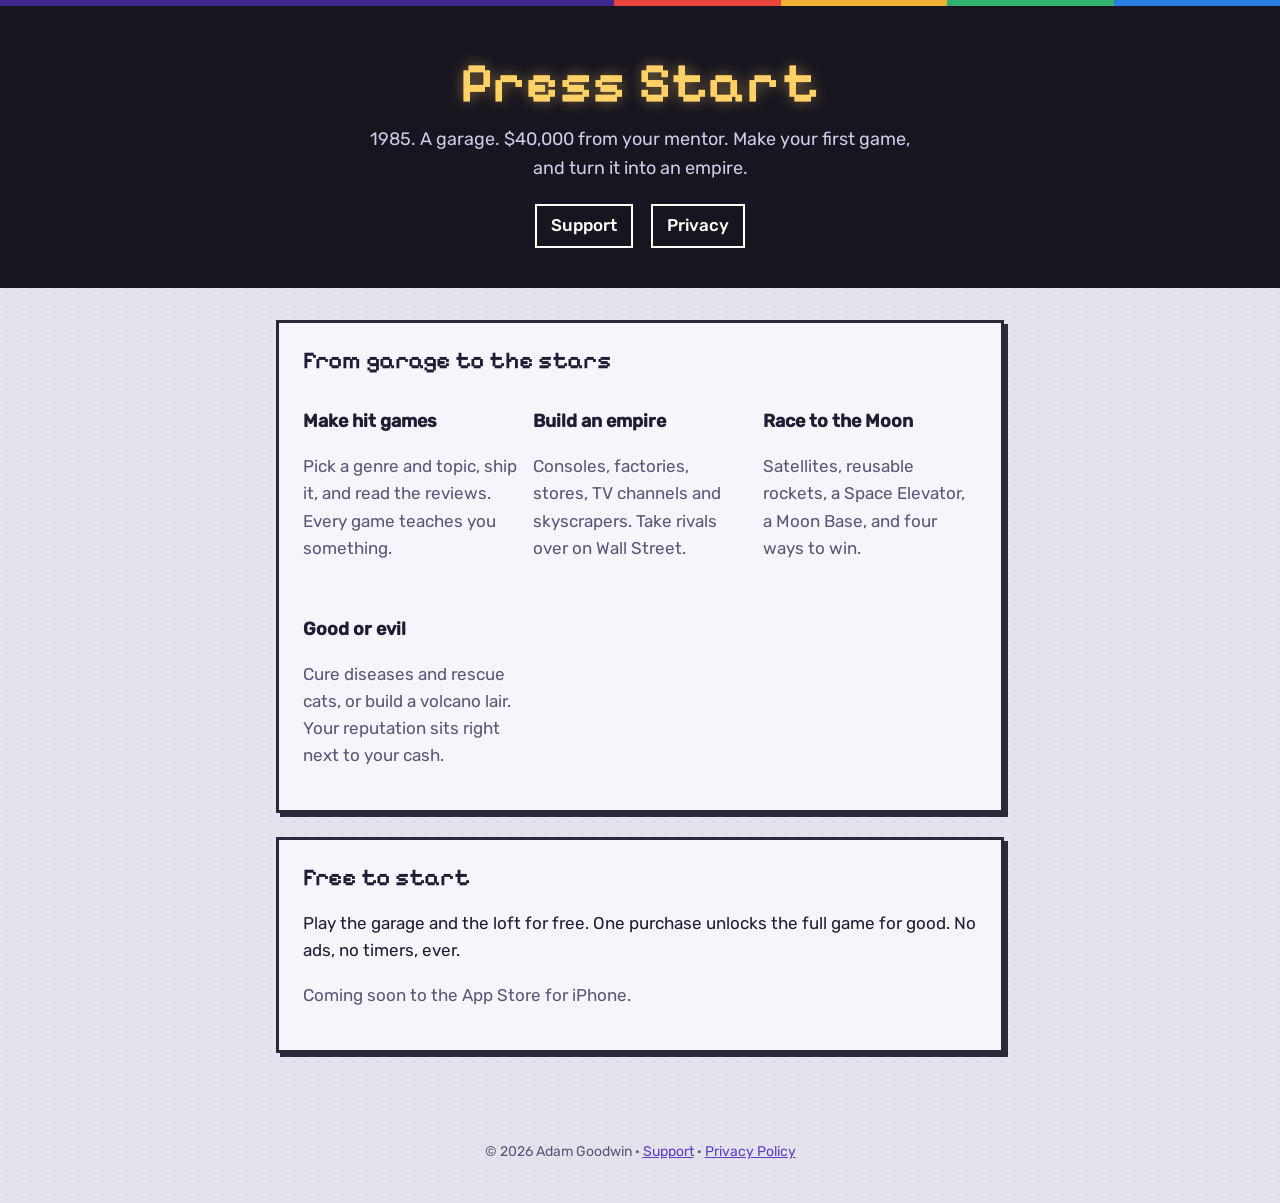
<file: index.html>
<!doctype html>
<html lang="en"><head><meta charset="utf-8"><meta name="viewport" content="width=device-width,initial-scale=1">
<title>Press Start</title><meta name="description" content="Start in a garage in 1985. Make games, build consoles and stores, take over Wall Street, and race your rivals to the Moon.">
<link rel="stylesheet" href="style.css"></head>
<body><div class="bar"></div>
<header><h1>Press Start</h1><p>1985. A garage. $40,000 from your mentor. Make your first game, and turn it into an empire.</p>
<nav><a href="support.html">Support</a><a href="privacy.html">Privacy</a></nav></header>
<main>
<section class="card"><h2>From garage to the stars</h2>
<div class="grid">
<div><h3>Make hit games</h3><p class="muted">Pick a genre and topic, ship it, and read the reviews. Every game teaches you something.</p></div>
<div><h3>Build an empire</h3><p class="muted">Consoles, factories, stores, TV channels and skyscrapers. Take rivals over on Wall Street.</p></div>
<div><h3>Race to the Moon</h3><p class="muted">Satellites, reusable rockets, a Space Elevator, a Moon Base, and four ways to win.</p></div>
<div><h3>Good or evil</h3><p class="muted">Cure diseases and rescue cats, or build a volcano lair. Your reputation sits right next to your cash.</p></div>
</div></section>
<section class="card"><h2>Free to start</h2><p>Play the garage and the loft for free. One purchase unlocks the full game for good. No ads, no timers, ever.</p><p class="muted">Coming soon to the App Store for iPhone.</p></section>
</main>
<footer>© 2026 Adam Goodwin · <a href="support.html">Support</a> · <a href="privacy.html">Privacy Policy</a></footer>
</body></html>
</file>
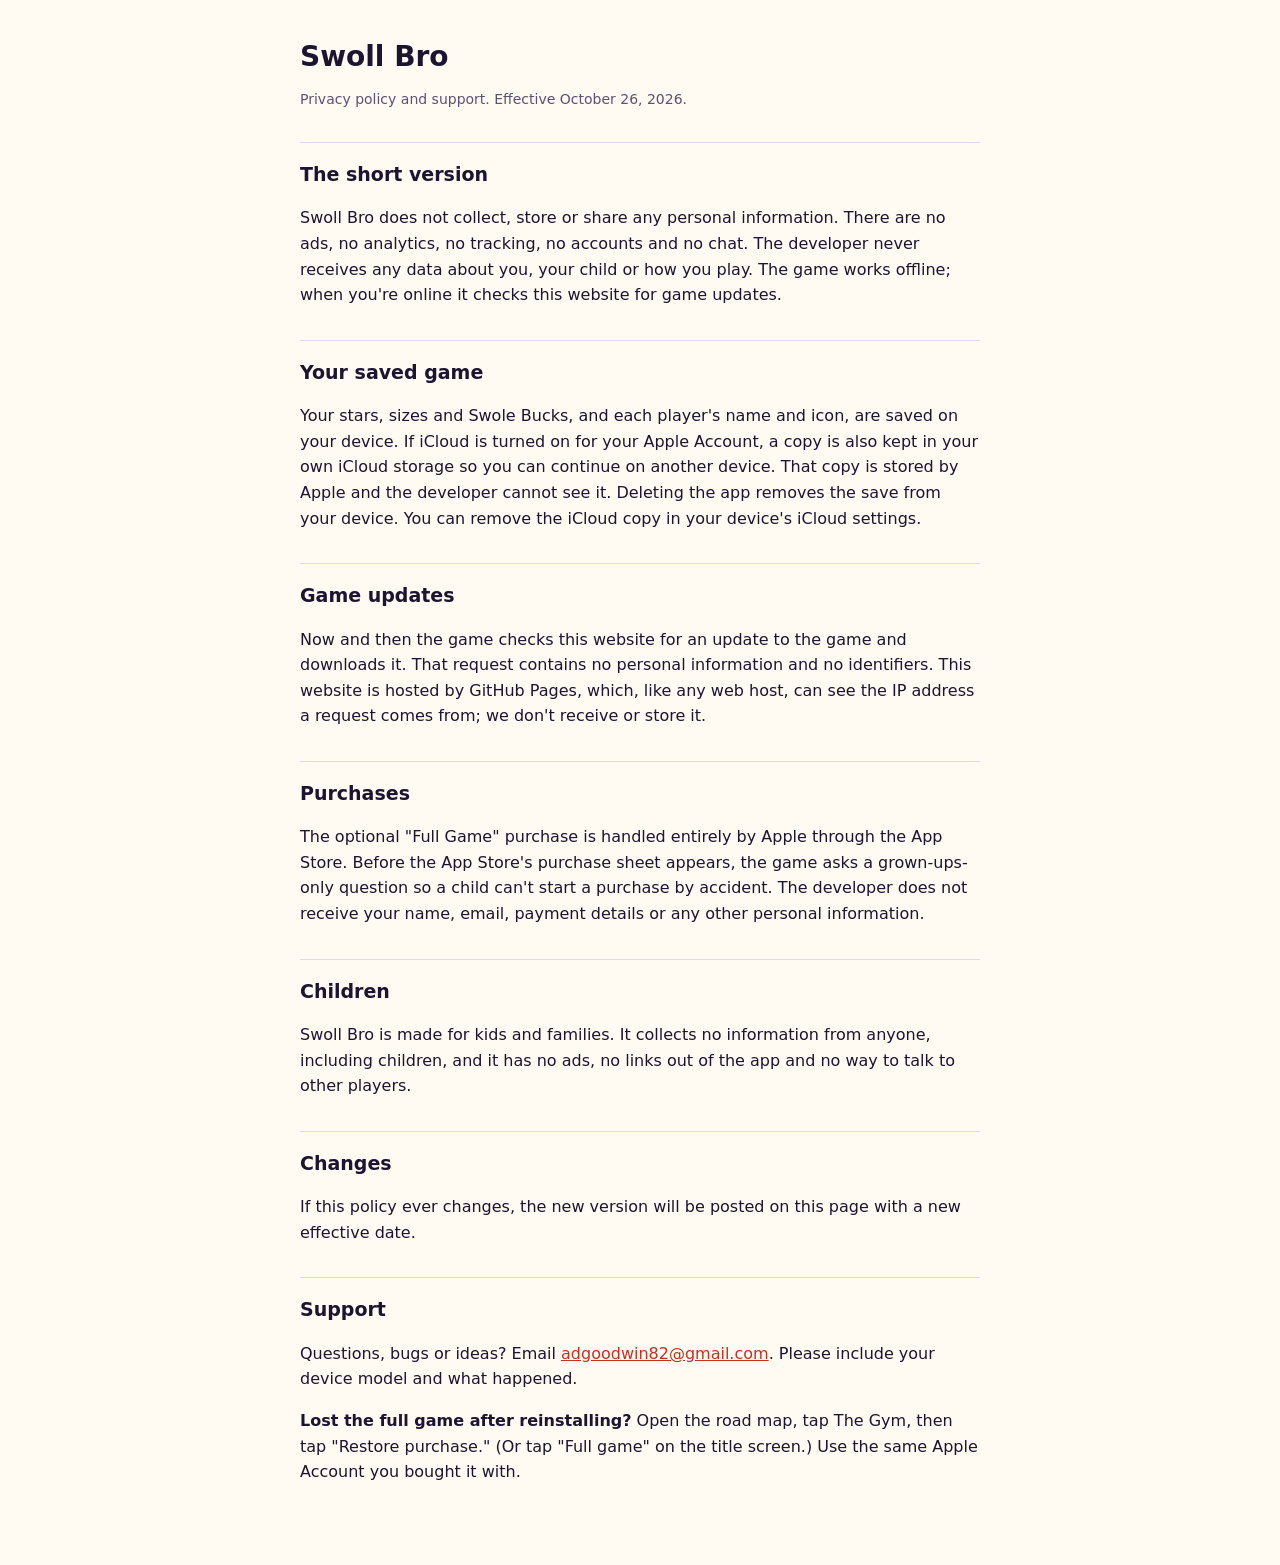
<file: swoll-bro/index.html>
<!doctype html>
<html lang="en">
<head>
<meta charset="utf-8">
<meta name="viewport" content="width=device-width,initial-scale=1">
<title>Swoll Bro: Privacy and Support</title>
<style>
:root{--bg:#fffaf2;--ink:#1c1530;--ink-2:#5a5274;--accent:#c4321f;--line:#e2d9ea}
@media (prefers-color-scheme:dark){:root{--bg:#1c1530;--ink:#fffaf2;--ink-2:#b9b1cf;--accent:#ffd23f;--line:#3a3152}}
body{margin:0;background:var(--bg);color:var(--ink);font:16px/1.6 system-ui,-apple-system,'Segoe UI',sans-serif}
main{max-width:680px;margin:0 auto;padding:40px 16px 64px}
h1{font-size:28px;line-height:1.2;margin:0 0 4px}
h2{font-size:19px;margin:32px 0 8px;padding-top:16px;border-top:1px solid var(--line)}
p,li{color:var(--ink)}
.muted{color:var(--ink-2);font-size:14px}
a{color:var(--accent)}
</style>
</head>
<body>
<main>
<h1>Swoll Bro</h1>
<p class="muted">Privacy policy and support. Effective October 26, 2026.</p>

<h2>The short version</h2>
<p>Swoll Bro does not collect, store or share any personal information. There are no ads, no analytics, no tracking, no accounts and no chat. The developer never receives any data about you, your child or how you play. The game works offline; when you're online it checks this website for game updates.</p>

<h2>Your saved game</h2>
<p>Your stars, sizes and Swole Bucks, and each player's name and icon, are saved on your device. If iCloud is turned on for your Apple Account, a copy is also kept in your own iCloud storage so you can continue on another device. That copy is stored by Apple and the developer cannot see it. Deleting the app removes the save from your device. You can remove the iCloud copy in your device's iCloud settings.</p>

<h2>Game updates</h2>
<p>Now and then the game checks this website for an update to the game and downloads it. That request contains no personal information and no identifiers. This website is hosted by GitHub Pages, which, like any web host, can see the IP address a request comes from; we don't receive or store it.</p>

<h2>Purchases</h2>
<p>The optional "Full Game" purchase is handled entirely by Apple through the App Store. Before the App Store's purchase sheet appears, the game asks a grown-ups-only question so a child can't start a purchase by accident. The developer does not receive your name, email, payment details or any other personal information.</p>

<h2>Children</h2>
<p>Swoll Bro is made for kids and families. It collects no information from anyone, including children, and it has no ads, no links out of the app and no way to talk to other players.</p>

<h2>Changes</h2>
<p>If this policy ever changes, the new version will be posted on this page with a new effective date.</p>

<h2>Support</h2>
<p>Questions, bugs or ideas? Email <a href="mailto:adgoodwin82@gmail.com">adgoodwin82@gmail.com</a>. Please include your device model and what happened.</p>
<p><b>Lost the full game after reinstalling?</b> Open the road map, tap The Gym, then tap "Restore purchase." (Or tap "Full game" on the title screen.) Use the same Apple Account you bought it with.</p>
</main>
</body>
</html>
</file>
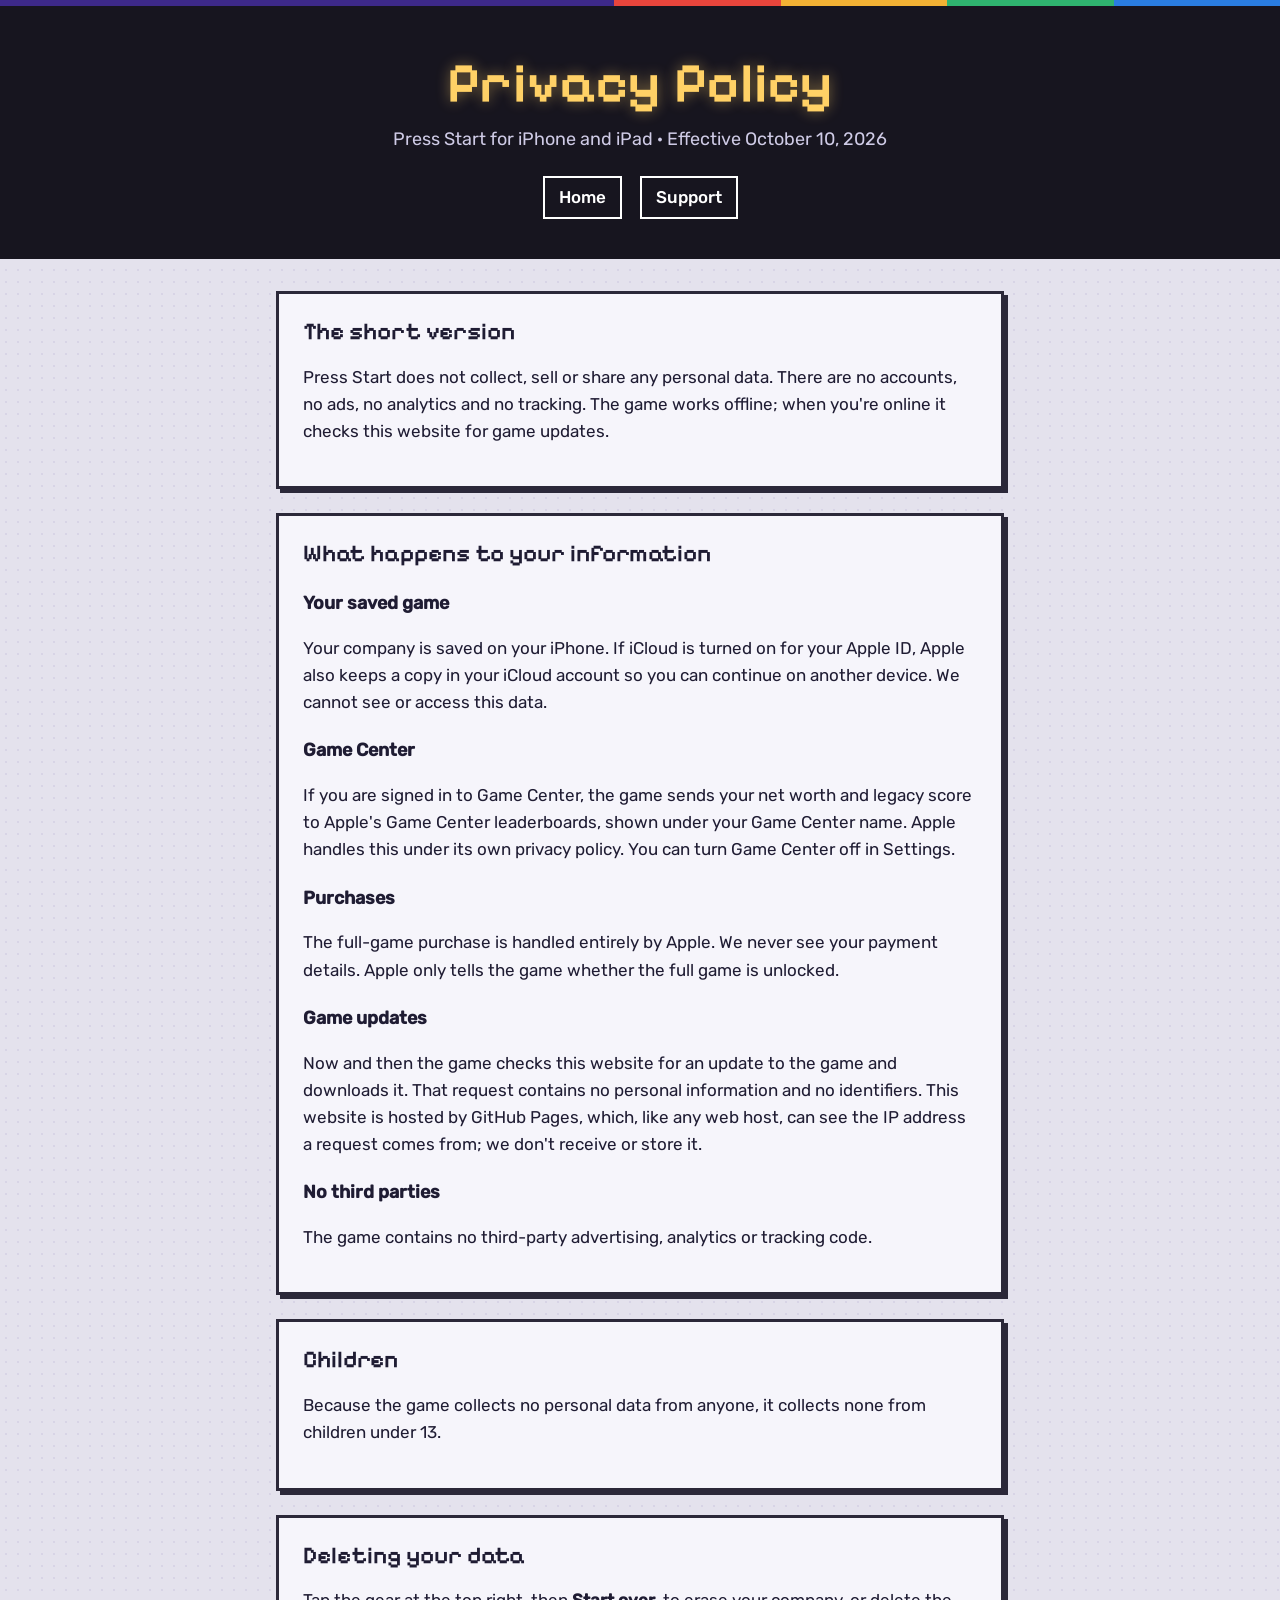
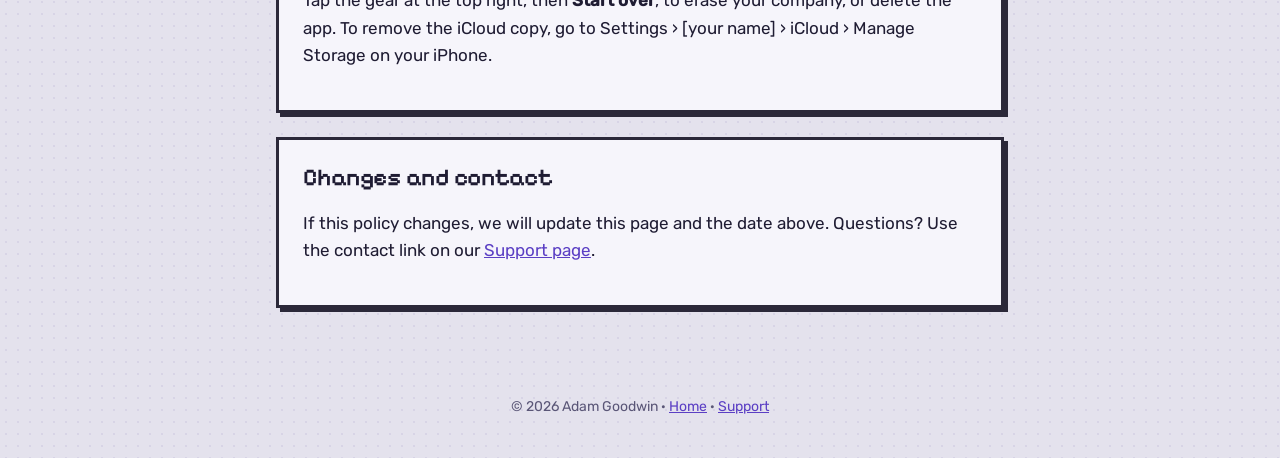
<file: privacy.html>
<!doctype html>
<html lang="en"><head><meta charset="utf-8"><meta name="viewport" content="width=device-width,initial-scale=1">
<title>Press Start Privacy Policy</title><link rel="stylesheet" href="style.css"></head>
<body><div class="bar"></div>
<header><h1>Privacy Policy</h1><p>Press Start for iPhone and iPad · Effective October 10, 2026</p><nav><a href="index.html">Home</a><a href="support.html">Support</a></nav></header>
<main>
<section class="card"><h2>The short version</h2><p>Press Start does not collect, sell or share any personal data. There are no accounts, no ads, no analytics and no tracking. The game works offline; when you're online it checks this website for game updates.</p></section>
<section class="card"><h2>What happens to your information</h2>
<h3>Your saved game</h3><p>Your company is saved on your iPhone. If iCloud is turned on for your Apple ID, Apple also keeps a copy in your iCloud account so you can continue on another device. We cannot see or access this data.</p>
<h3>Game Center</h3><p>If you are signed in to Game Center, the game sends your net worth and legacy score to Apple's Game Center leaderboards, shown under your Game Center name. Apple handles this under its own privacy policy. You can turn Game Center off in Settings.</p>
<h3>Purchases</h3><p>The full-game purchase is handled entirely by Apple. We never see your payment details. Apple only tells the game whether the full game is unlocked.</p>
<h3>Game updates</h3><p>Now and then the game checks this website for an update to the game and downloads it. That request contains no personal information and no identifiers. This website is hosted by GitHub Pages, which, like any web host, can see the IP address a request comes from; we don't receive or store it.</p>
<h3>No third parties</h3><p>The game contains no third-party advertising, analytics or tracking code.</p>
</section>
<section class="card"><h2>Children</h2><p>Because the game collects no personal data from anyone, it collects none from children under 13.</p></section>
<section class="card"><h2>Deleting your data</h2><p>Tap the gear at the top right, then <b>Start over</b>, to erase your company, or delete the app. To remove the iCloud copy, go to Settings › [your name] › iCloud › Manage Storage on your iPhone.</p></section>
<section class="card"><h2>Changes and contact</h2><p>If this policy changes, we will update this page and the date above. Questions? Use the contact link on our <a href="support.html">Support page</a>.</p></section>
</main>
<footer>© 2026 Adam Goodwin · <a href="index.html">Home</a> · <a href="support.html">Support</a></footer>
</body></html>
</file>
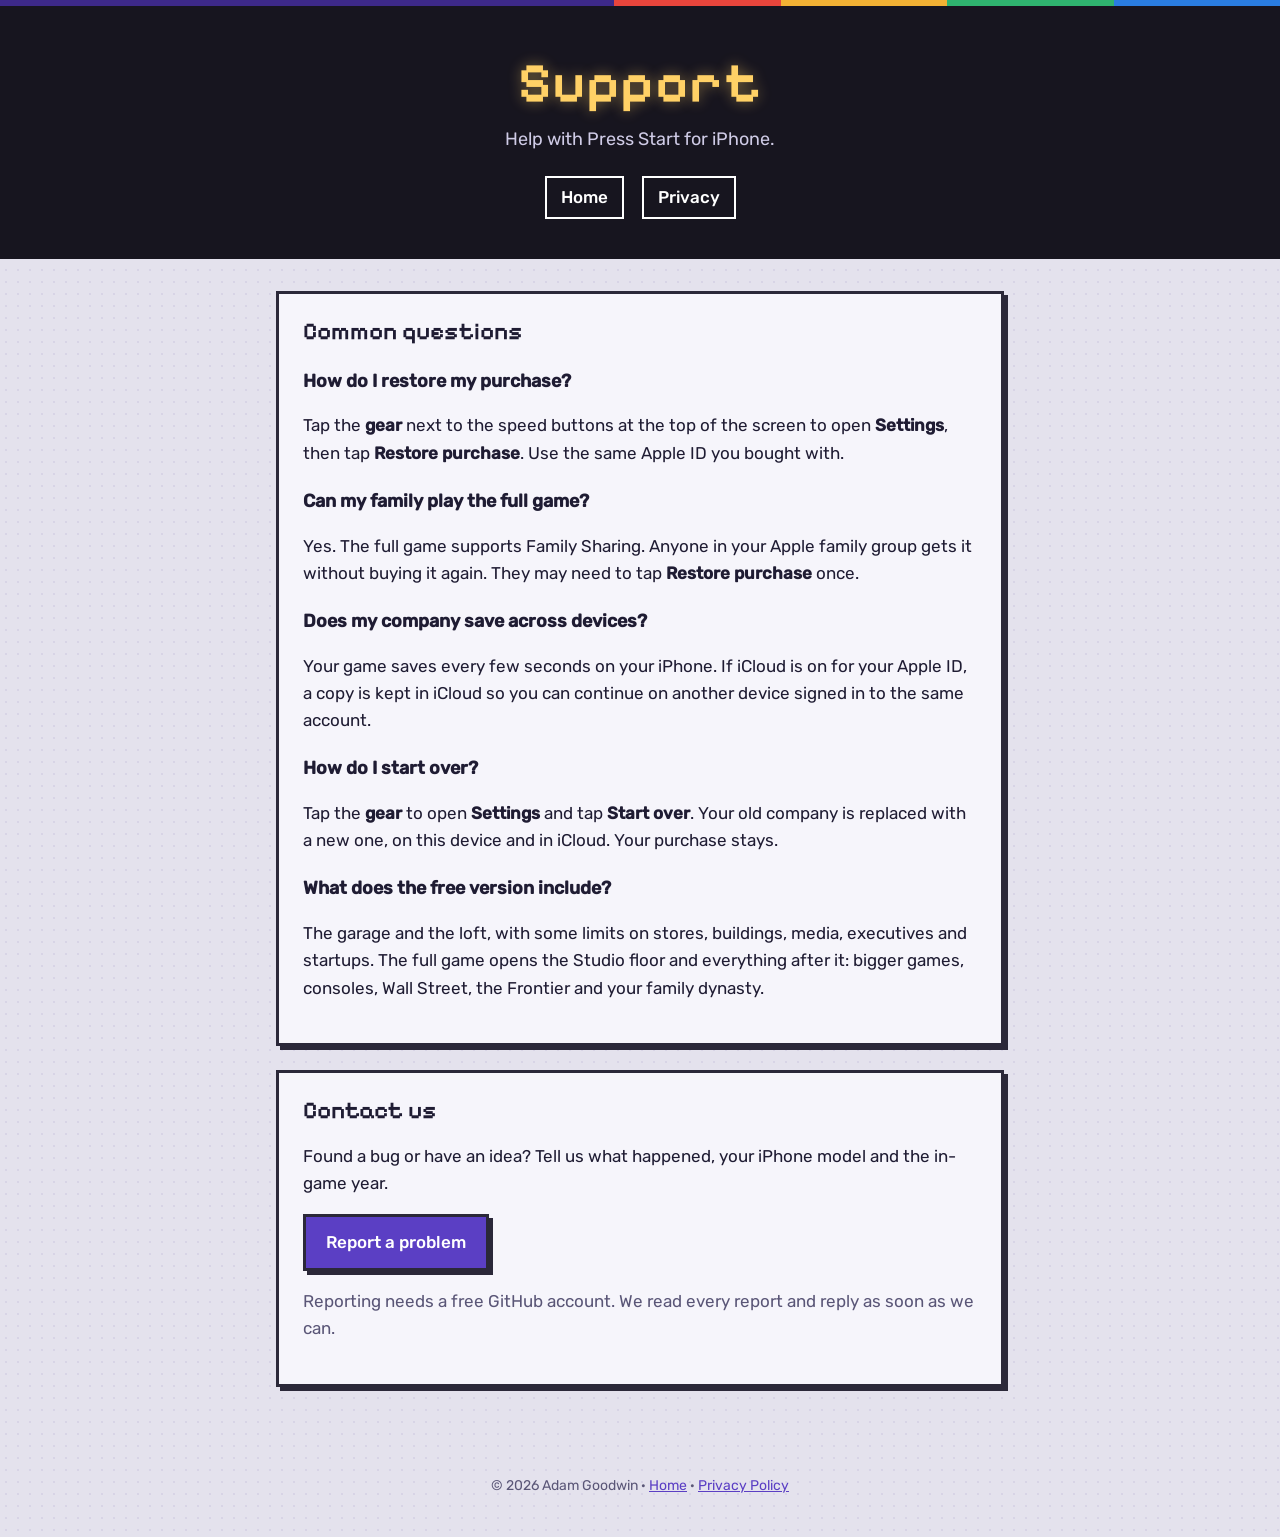
<file: support.html>
<!doctype html>
<html lang="en"><head><meta charset="utf-8"><meta name="viewport" content="width=device-width,initial-scale=1">
<title>Press Start Support</title><link rel="stylesheet" href="style.css"></head>
<body><div class="bar"></div>
<header><h1>Support</h1><p>Help with Press Start for iPhone.</p><nav><a href="index.html">Home</a><a href="privacy.html">Privacy</a></nav></header>
<main>
<section class="card"><h2>Common questions</h2>
<h3>How do I restore my purchase?</h3><p>Tap the <b>gear</b> next to the speed buttons at the top of the screen to open <b>Settings</b>, then tap <b>Restore purchase</b>. Use the same Apple ID you bought with.</p>
<h3>Can my family play the full game?</h3><p>Yes. The full game supports Family Sharing. Anyone in your Apple family group gets it without buying it again. They may need to tap <b>Restore purchase</b> once.</p>
<h3>Does my company save across devices?</h3><p>Your game saves every few seconds on your iPhone. If iCloud is on for your Apple ID, a copy is kept in iCloud so you can continue on another device signed in to the same account.</p>
<h3>How do I start over?</h3><p>Tap the <b>gear</b> to open <b>Settings</b> and tap <b>Start over</b>. Your old company is replaced with a new one, on this device and in iCloud. Your purchase stays.</p>
<h3>What does the free version include?</h3><p>The garage and the loft, with some limits on stores, buildings, media, executives and startups. The full game opens the Studio floor and everything after it: bigger games, consoles, Wall Street, the Frontier and your family dynasty.</p>
</section>
<section class="card"><h2>Contact us</h2><p>Found a bug or have an idea? Tell us what happened, your iPhone model and the in-game year.</p>
<p><a class="cta" href="https://github.com/maksidaa/cartridge-capital-site/issues/new">Report a problem</a></p>
<p class="muted">Reporting needs a free GitHub account. We read every report and reply as soon as we can.</p></section>
</main>
<footer>© 2026 Adam Goodwin · <a href="index.html">Home</a> · <a href="privacy.html">Privacy Policy</a></footer>
</body></html>
</file>
<file: style.css>
@font-face{font-family:'Pixelify Sans';src:url(fonts/pixelify-sans-latin-600-normal.woff2) format('woff2');font-weight:600;font-display:swap}
@font-face{font-family:Rubik;src:url(fonts/rubik-latin-400-normal.woff2) format('woff2');font-weight:400;font-display:swap}
@font-face{font-family:Rubik;src:url(fonts/rubik-latin-500-normal.woff2) format('woff2');font-weight:500;font-display:swap}
:root{--bg:#e4e2ed;--panel:#f6f5fb;--ink:#1f1c33;--ink-2:#5a5677;--accent:#5b3fc4;--accent-deep:#3d2989;--gold:#ffd166;--frame:#2b2839;--line:#cdc9de}
@media (prefers-color-scheme:dark){:root{--bg:#14131c;--panel:#1e1c2a;--ink:#eceaf6;--ink-2:#a9a6c2;--accent:#a48fff;--accent-deep:#6a54c9;--frame:#07060c;--line:#373349}}
*{box-sizing:border-box}
html,body{margin:0}
body{font:400 17px/1.6 Rubik,system-ui,-apple-system,'Segoe UI',sans-serif;color:var(--ink);background:var(--bg);background-image:radial-gradient(rgba(70,50,150,.08) 1px,transparent 1.4px);background-size:12px 12px}
a{color:var(--accent)}
.bar{height:6px;background:linear-gradient(90deg,var(--accent-deep) 0 48%,#e8453c 48% 61%,#f2b134 61% 74%,#2fb36f 74% 87%,#2a7de1 87%)}
header{background:#17151f;color:#fff;text-align:center;padding:48px 16px 40px}
header h1{font:600 clamp(34px,8vw,56px)/1.05 'Pixelify Sans',monospace;margin:0;color:var(--gold);text-shadow:0 0 14px rgba(255,209,102,.45);letter-spacing:.02em}
header p{margin:12px auto 0;max-width:560px;color:#cfcbe6;font-size:18px}
nav{display:flex;gap:18px;justify-content:center;flex-wrap:wrap;margin-top:22px}
nav a{color:#fff;text-decoration:none;font-weight:500;border:2px solid #fff;padding:6px 14px}
nav a:hover{background:#fff;color:#17151f}
main{max-width:760px;margin:0 auto;padding:32px 16px 64px}
.card{background:var(--panel);border:3px solid var(--frame);box-shadow:4px 4px 0 var(--frame);padding:24px;margin:0 0 24px}
h2{font:600 24px/1.2 'Pixelify Sans',monospace;margin:0 0 12px}
h3{font-size:18px;margin:20px 0 6px}
p,li{color:var(--ink)}
.muted{color:var(--ink-2)}
ul{padding-left:22px}
.grid{display:grid;grid-template-columns:repeat(auto-fit,minmax(200px,1fr));gap:16px}
.shots{display:flex;gap:16px;overflow-x:auto;padding-bottom:8px}
.shots img{width:220px;flex:none;border:3px solid var(--frame);box-shadow:4px 4px 0 var(--frame);image-rendering:auto}
.cta{display:inline-block;background:var(--accent);color:#fff;text-decoration:none;font-weight:500;padding:12px 20px;border:3px solid var(--frame);box-shadow:4px 4px 0 var(--frame)}
footer{text-align:center;color:var(--ink-2);font-size:14px;padding:0 16px 40px}
</file>
